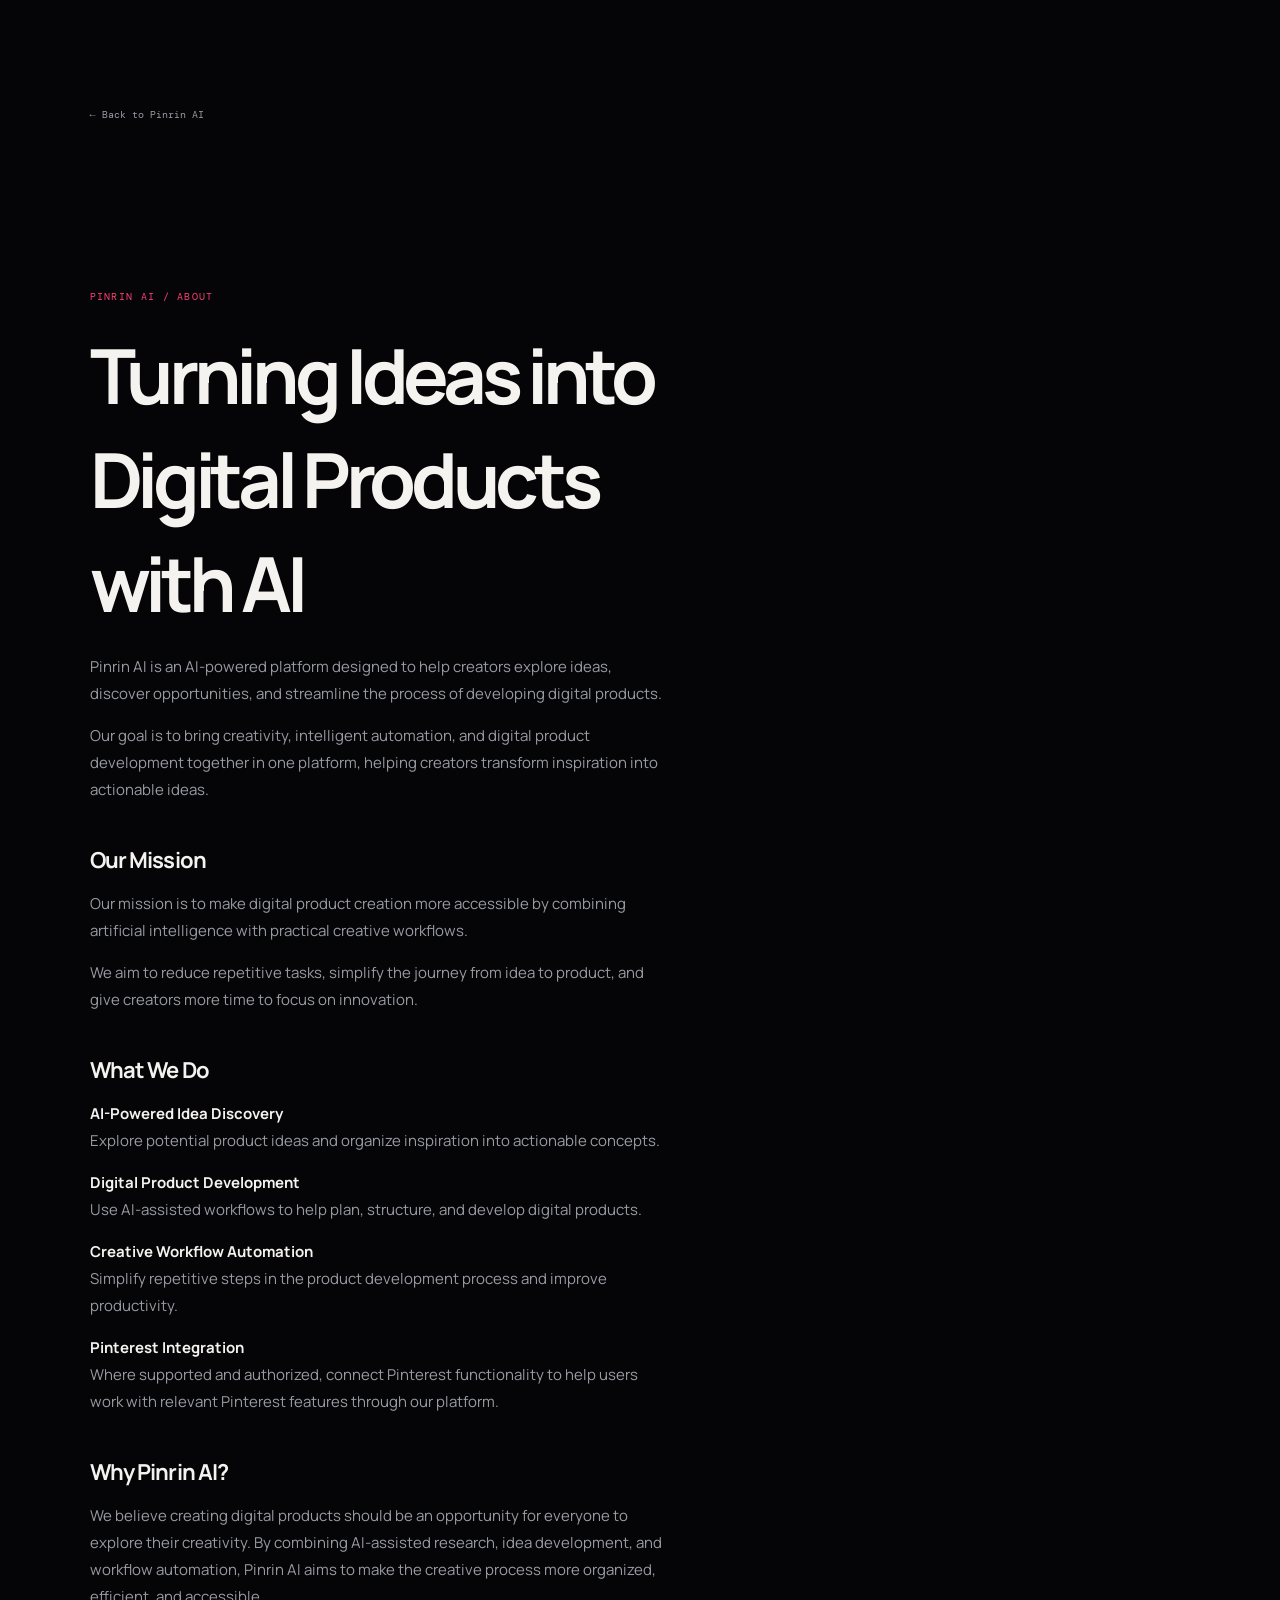
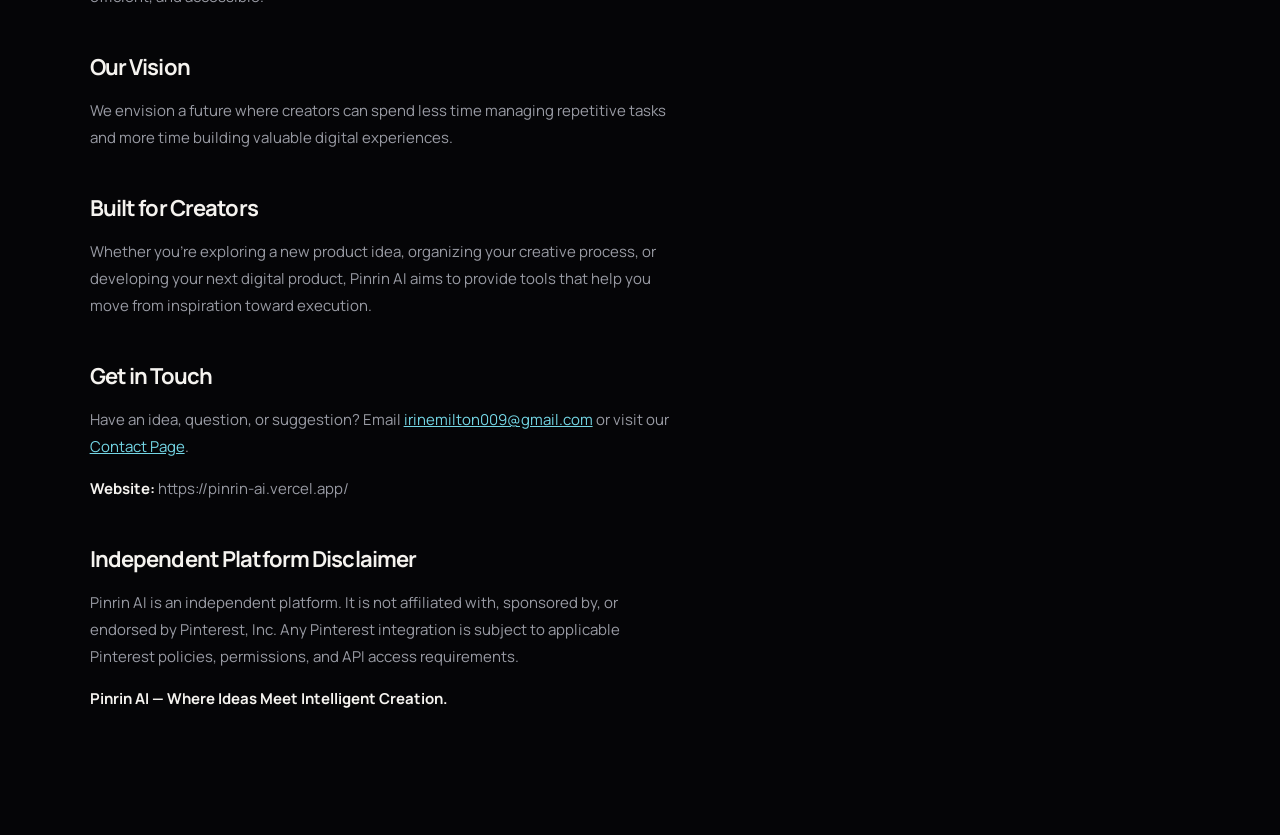
<file: static/about.html>
<!doctype html><html lang="en"><head><meta charset="UTF-8"><meta name="viewport" content="width=device-width,initial-scale=1"><title>About Us | Pinrin AI</title><link rel="stylesheet" href="/static/style.css"></head><body><main class="simple-page legal-page"><a class="simple-back" href="/">← Back to Pinrin AI</a><span class="kicker">PINRIN AI / ABOUT</span><h1>Turning Ideas into Digital Products with AI</h1><p>Pinrin AI is an AI-powered platform designed to help creators explore ideas, discover opportunities, and streamline the process of developing digital products.</p><p>Our goal is to bring creativity, intelligent automation, and digital product development together in one platform, helping creators transform inspiration into actionable ideas.</p><h2>Our Mission</h2><p>Our mission is to make digital product creation more accessible by combining artificial intelligence with practical creative workflows.</p><p>We aim to reduce repetitive tasks, simplify the journey from idea to product, and give creators more time to focus on innovation.</p><h2>What We Do</h2><p><strong>AI-Powered Idea Discovery</strong><br>Explore potential product ideas and organize inspiration into actionable concepts.</p><p><strong>Digital Product Development</strong><br>Use AI-assisted workflows to help plan, structure, and develop digital products.</p><p><strong>Creative Workflow Automation</strong><br>Simplify repetitive steps in the product development process and improve productivity.</p><p><strong>Pinterest Integration</strong><br>Where supported and authorized, connect Pinterest functionality to help users work with relevant Pinterest features through our platform.</p><h2>Why Pinrin AI?</h2><p>We believe creating digital products should be an opportunity for everyone to explore their creativity. By combining AI-assisted research, idea development, and workflow automation, Pinrin AI aims to make the creative process more organized, efficient, and accessible.</p><h2>Our Vision</h2><p>We envision a future where creators can spend less time managing repetitive tasks and more time building valuable digital experiences.</p><h2>Built for Creators</h2><p>Whether you're exploring a new product idea, organizing your creative process, or developing your next digital product, Pinrin AI aims to provide tools that help you move from inspiration toward execution.</p><h2>Get in Touch</h2><p>Have an idea, question, or suggestion? Email <a href="mailto:irinemilton009@gmail.com">irinemilton009@gmail.com</a> or visit our <a href="/contact">Contact Page</a>.</p><p><strong>Website:</strong> https://pinrin-ai.vercel.app/</p><h2>Independent Platform Disclaimer</h2><p>Pinrin AI is an independent platform. It is not affiliated with, sponsored by, or endorsed by Pinterest, Inc. Any Pinterest integration is subject to applicable Pinterest policies, permissions, and API access requirements.</p><p><strong>Pinrin AI — Where Ideas Meet Intelligent Creation.</strong></p></main></body></html>
</file>
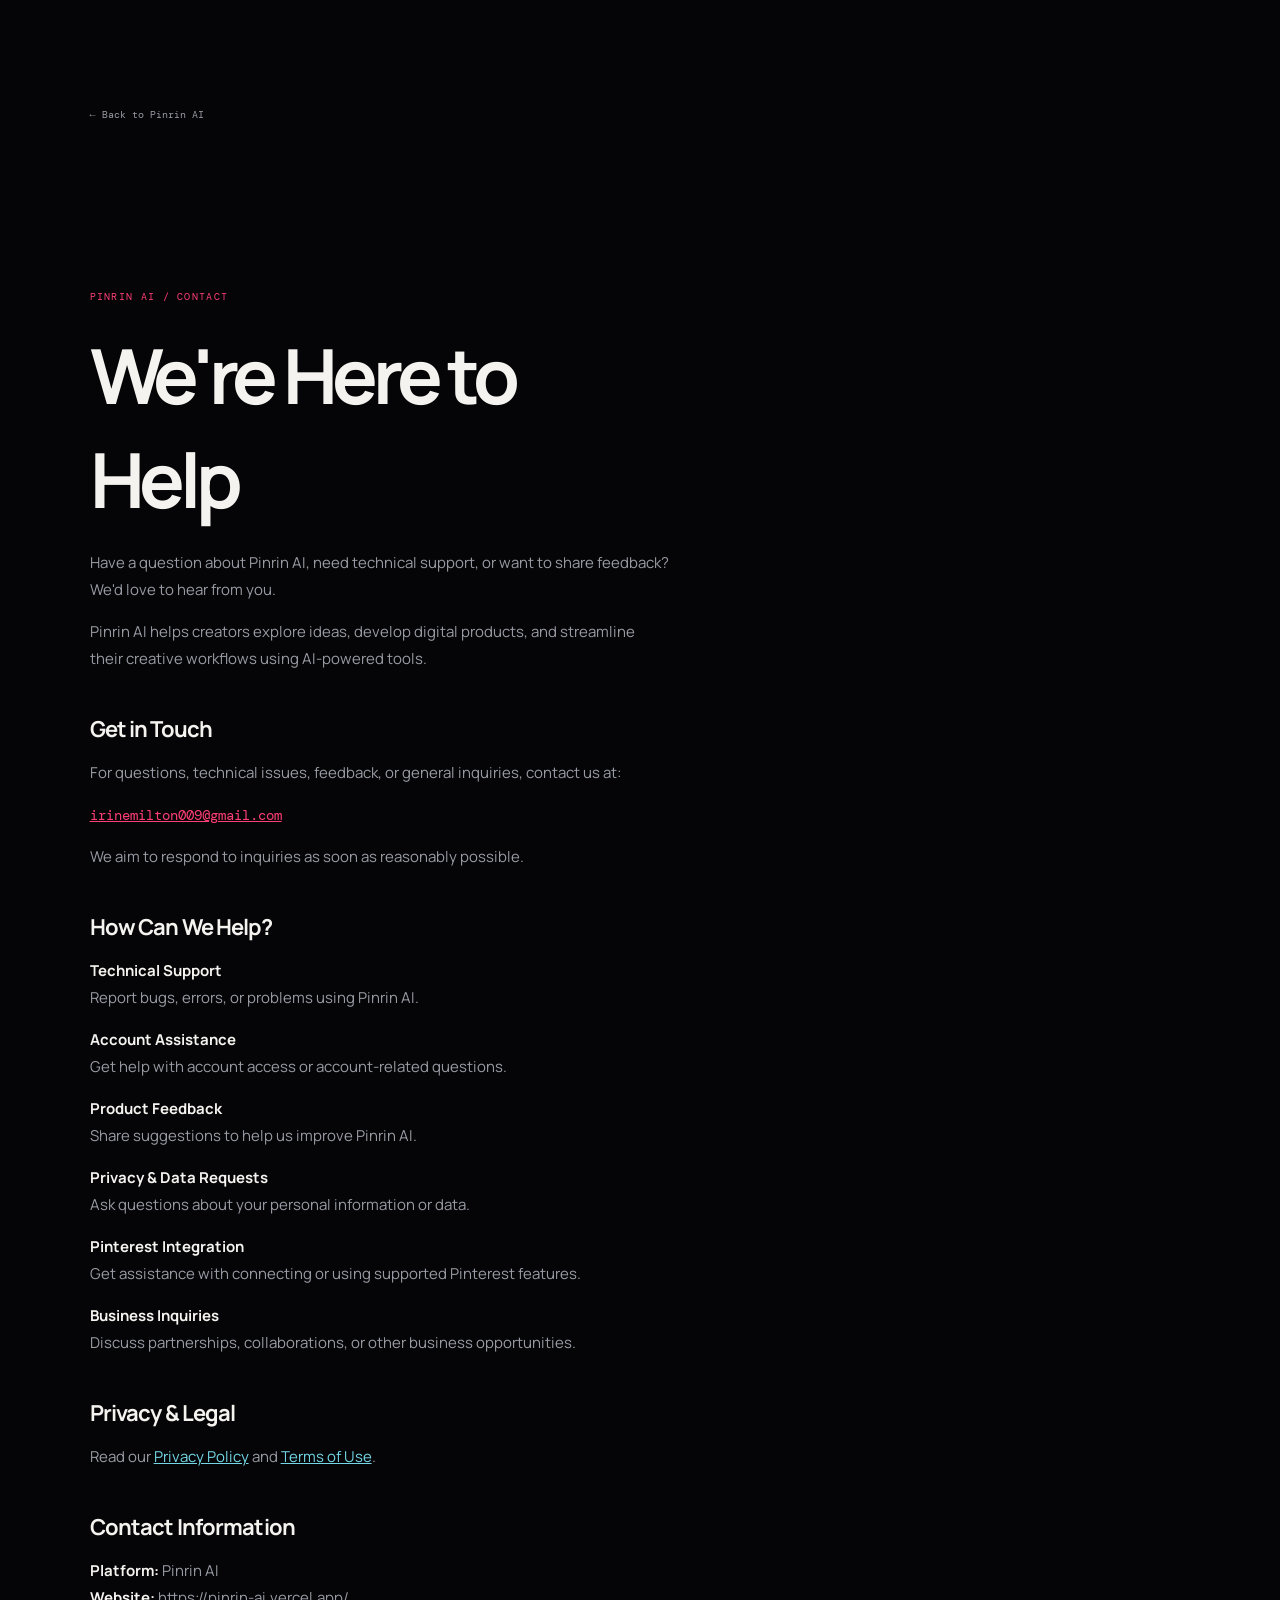
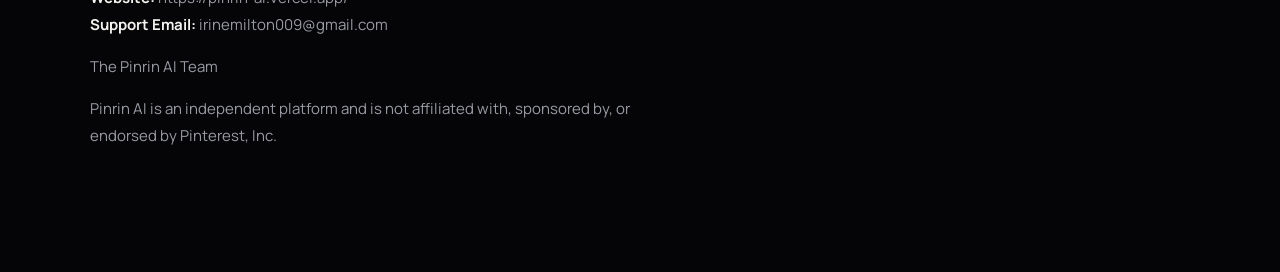
<file: static/contact.html>
<!doctype html><html lang="en"><head><meta charset="UTF-8"><meta name="viewport" content="width=device-width,initial-scale=1"><title>Contact | Pinrin AI</title><link rel="stylesheet" href="/static/style.css"></head><body><main class="simple-page legal-page"><a class="simple-back" href="/">← Back to Pinrin AI</a><span class="kicker">PINRIN AI / CONTACT</span><h1>We're Here to Help</h1><p>Have a question about Pinrin AI, need technical support, or want to share feedback? We'd love to hear from you.</p><p>Pinrin AI helps creators explore ideas, develop digital products, and streamline their creative workflows using AI-powered tools.</p><h2>Get in Touch</h2><p>For questions, technical issues, feedback, or general inquiries, contact us at:</p><p><a class="contact-email" href="mailto:irinemilton009@gmail.com">irinemilton009@gmail.com</a></p><p>We aim to respond to inquiries as soon as reasonably possible.</p><h2>How Can We Help?</h2><p><strong>Technical Support</strong><br>Report bugs, errors, or problems using Pinrin AI.</p><p><strong>Account Assistance</strong><br>Get help with account access or account-related questions.</p><p><strong>Product Feedback</strong><br>Share suggestions to help us improve Pinrin AI.</p><p><strong>Privacy &amp; Data Requests</strong><br>Ask questions about your personal information or data.</p><p><strong>Pinterest Integration</strong><br>Get assistance with connecting or using supported Pinterest features.</p><p><strong>Business Inquiries</strong><br>Discuss partnerships, collaborations, or other business opportunities.</p><h2>Privacy &amp; Legal</h2><p>Read our <a href="/privacy-policy">Privacy Policy</a> and <a href="/terms-of-service">Terms of Use</a>.</p><h2>Contact Information</h2><p><strong>Platform:</strong> Pinrin AI<br><strong>Website:</strong> https://pinrin-ai.vercel.app/<br><strong>Support Email:</strong> irinemilton009@gmail.com</p><p>The Pinrin AI Team</p><p>Pinrin AI is an independent platform and is not affiliated with, sponsored by, or endorsed by Pinterest, Inc.</p></main></body></html>
</file>
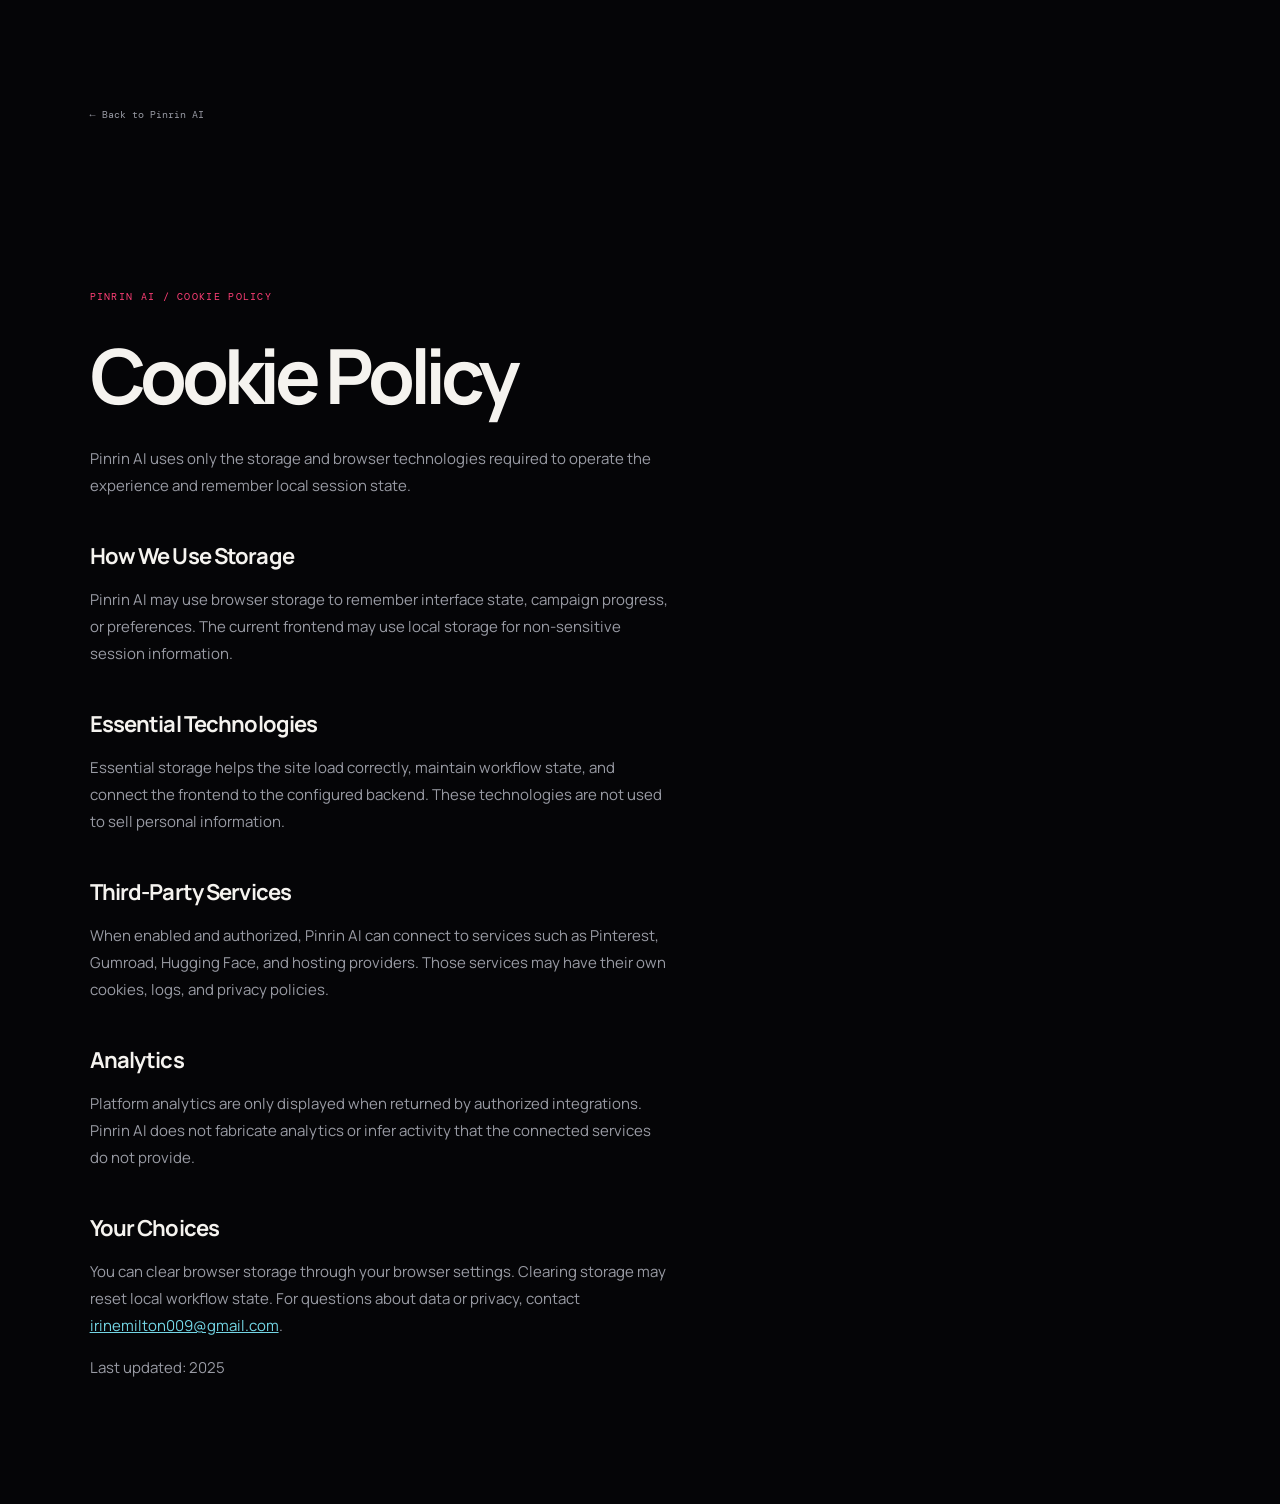
<file: static/cookie-policy.html>
<!doctype html><html lang="en"><head><meta charset="UTF-8"><meta name="viewport" content="width=device-width,initial-scale=1"><title>Cookie Policy | Pinrin AI</title><link rel="stylesheet" href="/static/style.css"></head><body><main class="simple-page legal-page"><a class="simple-back" href="/">← Back to Pinrin AI</a><span class="kicker">PINRIN AI / COOKIE POLICY</span><h1>Cookie Policy</h1><p>Pinrin AI uses only the storage and browser technologies required to operate the experience and remember local session state.</p><h2>How We Use Storage</h2><p>Pinrin AI may use browser storage to remember interface state, campaign progress, or preferences. The current frontend may use local storage for non-sensitive session information.</p><h2>Essential Technologies</h2><p>Essential storage helps the site load correctly, maintain workflow state, and connect the frontend to the configured backend. These technologies are not used to sell personal information.</p><h2>Third-Party Services</h2><p>When enabled and authorized, Pinrin AI can connect to services such as Pinterest, Gumroad, Hugging Face, and hosting providers. Those services may have their own cookies, logs, and privacy policies.</p><h2>Analytics</h2><p>Platform analytics are only displayed when returned by authorized integrations. Pinrin AI does not fabricate analytics or infer activity that the connected services do not provide.</p><h2>Your Choices</h2><p>You can clear browser storage through your browser settings. Clearing storage may reset local workflow state. For questions about data or privacy, contact <a href="mailto:irinemilton009@gmail.com">irinemilton009@gmail.com</a>.</p><p>Last updated: 2025</p></main></body></html>
</file>
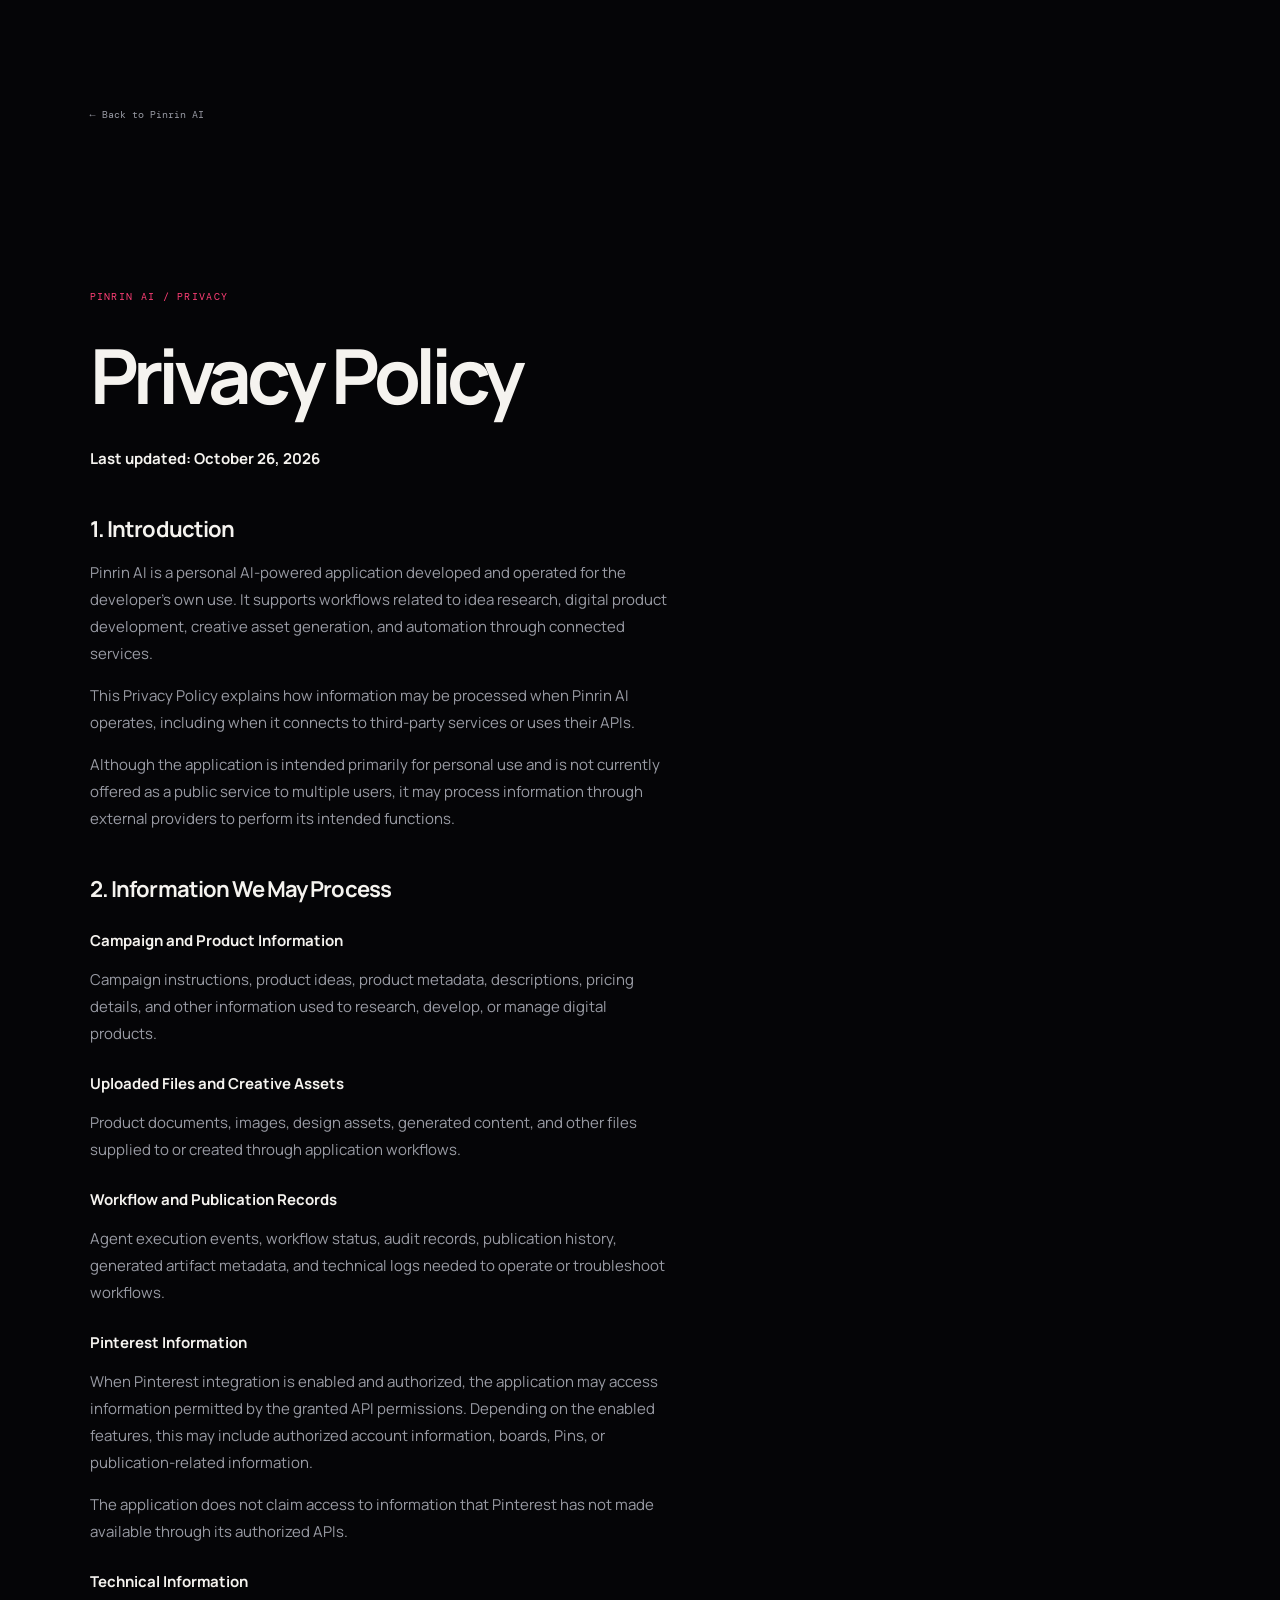
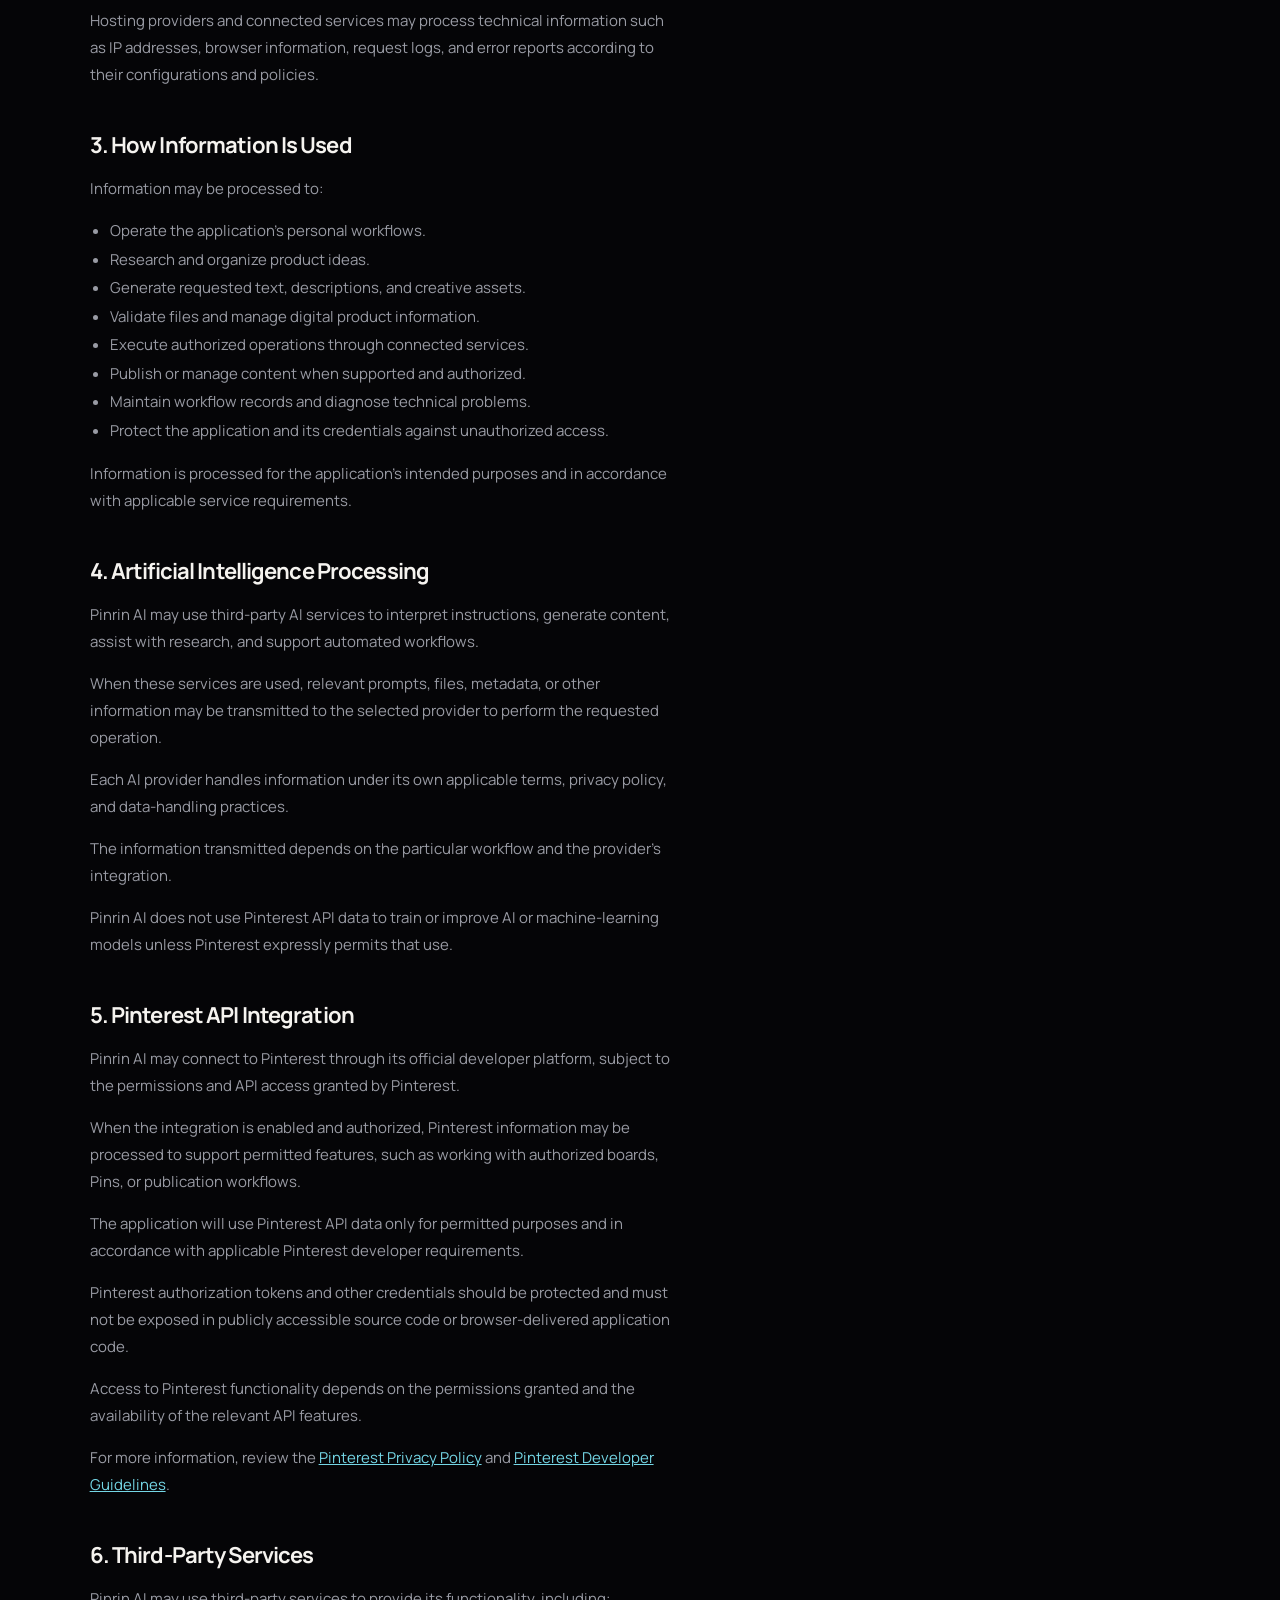
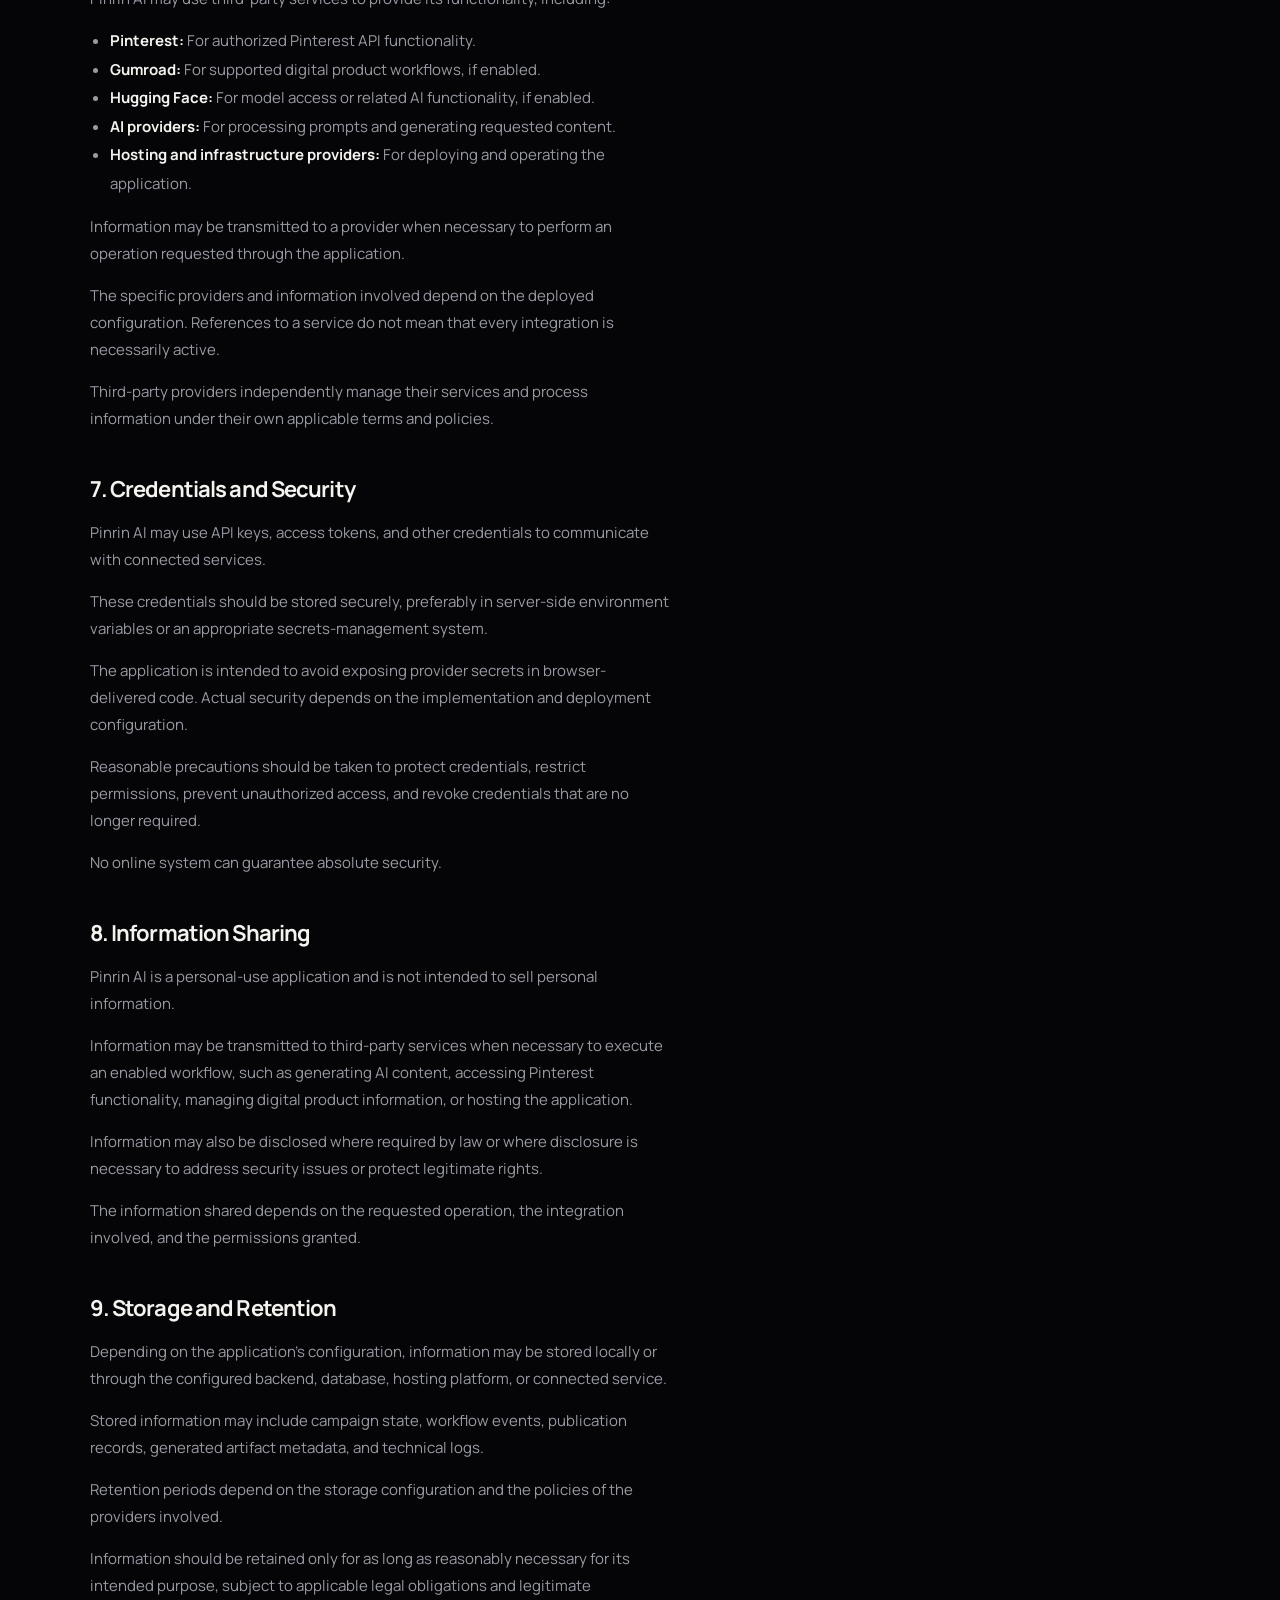
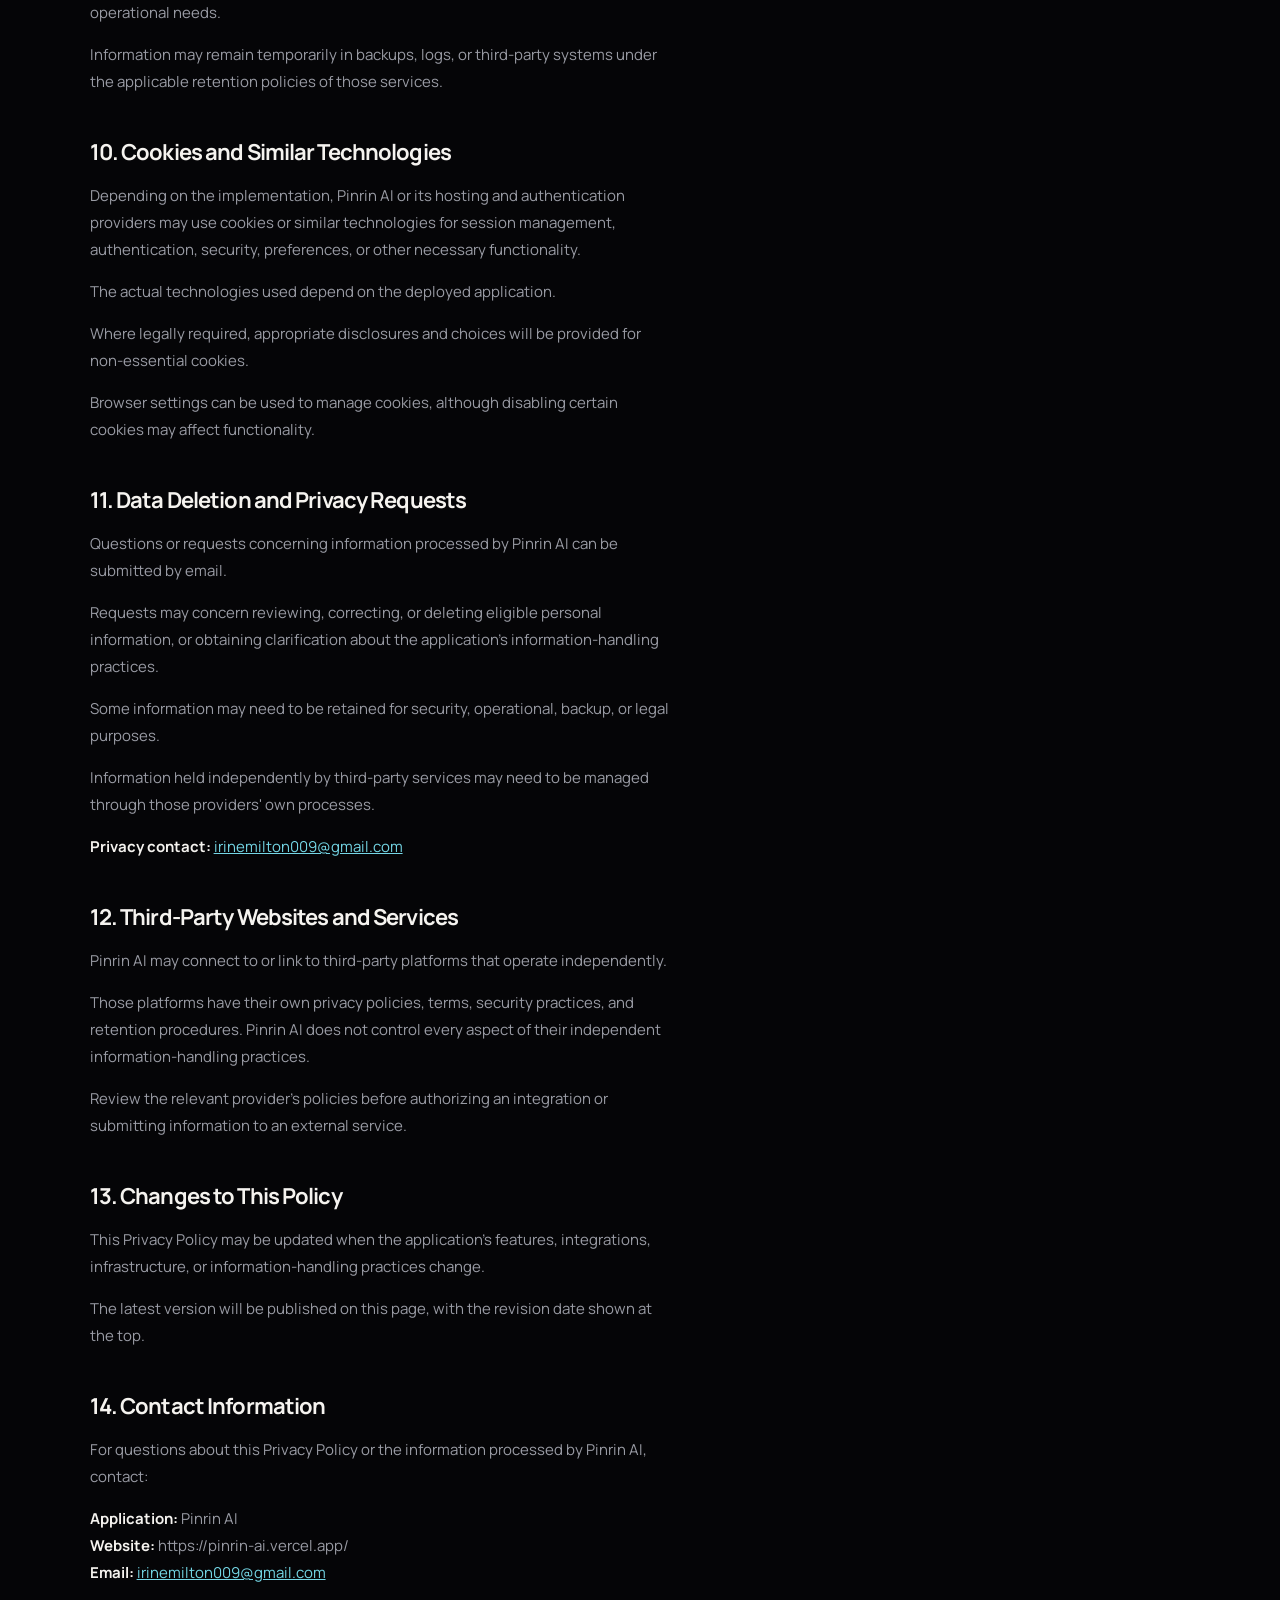
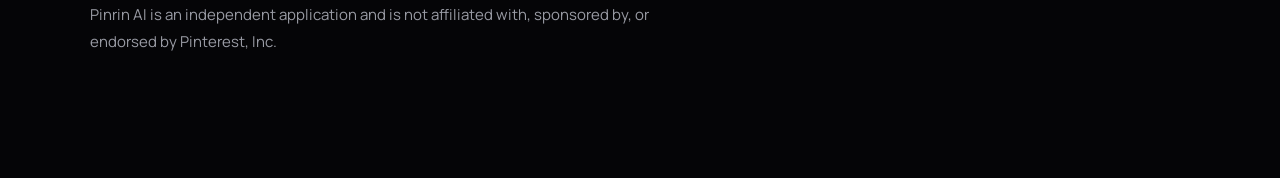
<file: static/privacy-policy.html>
<!doctype html><html lang="en"><head><meta charset="UTF-8"><meta name="viewport" content="width=device-width,initial-scale=1"><title>Privacy Policy | Pinrin AI</title><link rel="icon" type="image/png" href="/static/pinrin-logo.png"><link rel="stylesheet" href="/static/style.css"></head><body><main class="simple-page legal-page"><a class="simple-back" href="/">← Back to Pinrin AI</a><span class="kicker">PINRIN AI / PRIVACY</span><h1>Privacy Policy</h1><p><strong>Last updated: October 26, 2026</strong></p><h2>1. Introduction</h2><p>Pinrin AI is a personal AI-powered application developed and operated for the developer's own use. It supports workflows related to idea research, digital product development, creative asset generation, and automation through connected services.</p><p>This Privacy Policy explains how information may be processed when Pinrin AI operates, including when it connects to third-party services or uses their APIs.</p><p>Although the application is intended primarily for personal use and is not currently offered as a public service to multiple users, it may process information through external providers to perform its intended functions.</p><h2>2. Information We May Process</h2><h3>Campaign and Product Information</h3><p>Campaign instructions, product ideas, product metadata, descriptions, pricing details, and other information used to research, develop, or manage digital products.</p><h3>Uploaded Files and Creative Assets</h3><p>Product documents, images, design assets, generated content, and other files supplied to or created through application workflows.</p><h3>Workflow and Publication Records</h3><p>Agent execution events, workflow status, audit records, publication history, generated artifact metadata, and technical logs needed to operate or troubleshoot workflows.</p><h3>Pinterest Information</h3><p>When Pinterest integration is enabled and authorized, the application may access information permitted by the granted API permissions. Depending on the enabled features, this may include authorized account information, boards, Pins, or publication-related information.</p><p>The application does not claim access to information that Pinterest has not made available through its authorized APIs.</p><h3>Technical Information</h3><p>Hosting providers and connected services may process technical information such as IP addresses, browser information, request logs, and error reports according to their configurations and policies.</p><h2>3. How Information Is Used</h2><p>Information may be processed to:</p><ul><li>Operate the application's personal workflows.</li><li>Research and organize product ideas.</li><li>Generate requested text, descriptions, and creative assets.</li><li>Validate files and manage digital product information.</li><li>Execute authorized operations through connected services.</li><li>Publish or manage content when supported and authorized.</li><li>Maintain workflow records and diagnose technical problems.</li><li>Protect the application and its credentials against unauthorized access.</li></ul><p>Information is processed for the application's intended purposes and in accordance with applicable service requirements.</p><h2>4. Artificial Intelligence Processing</h2><p>Pinrin AI may use third-party AI services to interpret instructions, generate content, assist with research, and support automated workflows.</p><p>When these services are used, relevant prompts, files, metadata, or other information may be transmitted to the selected provider to perform the requested operation.</p><p>Each AI provider handles information under its own applicable terms, privacy policy, and data-handling practices.</p><p>The information transmitted depends on the particular workflow and the provider's integration.</p><p>Pinrin AI does not use Pinterest API data to train or improve AI or machine-learning models unless Pinterest expressly permits that use.</p><h2>5. Pinterest API Integration</h2><p>Pinrin AI may connect to Pinterest through its official developer platform, subject to the permissions and API access granted by Pinterest.</p><p>When the integration is enabled and authorized, Pinterest information may be processed to support permitted features, such as working with authorized boards, Pins, or publication workflows.</p><p>The application will use Pinterest API data only for permitted purposes and in accordance with applicable Pinterest developer requirements.</p><p>Pinterest authorization tokens and other credentials should be protected and must not be exposed in publicly accessible source code or browser-delivered application code.</p><p>Access to Pinterest functionality depends on the permissions granted and the availability of the relevant API features.</p><p>For more information, review the <a href="https://policy.pinterest.com/en/privacy-policy">Pinterest Privacy Policy</a> and <a href="https://policy.pinterest.com/en/developer-guidelines">Pinterest Developer Guidelines</a>.</p><h2>6. Third-Party Services</h2><p>Pinrin AI may use third-party services to provide its functionality, including:</p><ul><li><strong>Pinterest:</strong> For authorized Pinterest API functionality.</li><li><strong>Gumroad:</strong> For supported digital product workflows, if enabled.</li><li><strong>Hugging Face:</strong> For model access or related AI functionality, if enabled.</li><li><strong>AI providers:</strong> For processing prompts and generating requested content.</li><li><strong>Hosting and infrastructure providers:</strong> For deploying and operating the application.</li></ul><p>Information may be transmitted to a provider when necessary to perform an operation requested through the application.</p><p>The specific providers and information involved depend on the deployed configuration. References to a service do not mean that every integration is necessarily active.</p><p>Third-party providers independently manage their services and process information under their own applicable terms and policies.</p><h2>7. Credentials and Security</h2><p>Pinrin AI may use API keys, access tokens, and other credentials to communicate with connected services.</p><p>These credentials should be stored securely, preferably in server-side environment variables or an appropriate secrets-management system.</p><p>The application is intended to avoid exposing provider secrets in browser-delivered code. Actual security depends on the implementation and deployment configuration.</p><p>Reasonable precautions should be taken to protect credentials, restrict permissions, prevent unauthorized access, and revoke credentials that are no longer required.</p><p>No online system can guarantee absolute security.</p><h2>8. Information Sharing</h2><p>Pinrin AI is a personal-use application and is not intended to sell personal information.</p><p>Information may be transmitted to third-party services when necessary to execute an enabled workflow, such as generating AI content, accessing Pinterest functionality, managing digital product information, or hosting the application.</p><p>Information may also be disclosed where required by law or where disclosure is necessary to address security issues or protect legitimate rights.</p><p>The information shared depends on the requested operation, the integration involved, and the permissions granted.</p><h2>9. Storage and Retention</h2><p>Depending on the application's configuration, information may be stored locally or through the configured backend, database, hosting platform, or connected service.</p><p>Stored information may include campaign state, workflow events, publication records, generated artifact metadata, and technical logs.</p><p>Retention periods depend on the storage configuration and the policies of the providers involved.</p><p>Information should be retained only for as long as reasonably necessary for its intended purpose, subject to applicable legal obligations and legitimate operational needs.</p><p>Information may remain temporarily in backups, logs, or third-party systems under the applicable retention policies of those services.</p><h2>10. Cookies and Similar Technologies</h2><p>Depending on the implementation, Pinrin AI or its hosting and authentication providers may use cookies or similar technologies for session management, authentication, security, preferences, or other necessary functionality.</p><p>The actual technologies used depend on the deployed application.</p><p>Where legally required, appropriate disclosures and choices will be provided for non-essential cookies.</p><p>Browser settings can be used to manage cookies, although disabling certain cookies may affect functionality.</p><h2>11. Data Deletion and Privacy Requests</h2><p>Questions or requests concerning information processed by Pinrin AI can be submitted by email.</p><p>Requests may concern reviewing, correcting, or deleting eligible personal information, or obtaining clarification about the application's information-handling practices.</p><p>Some information may need to be retained for security, operational, backup, or legal purposes.</p><p>Information held independently by third-party services may need to be managed through those providers' own processes.</p><p><strong>Privacy contact:</strong> <a href="mailto:irinemilton009@gmail.com">irinemilton009@gmail.com</a></p><h2>12. Third-Party Websites and Services</h2><p>Pinrin AI may connect to or link to third-party platforms that operate independently.</p><p>Those platforms have their own privacy policies, terms, security practices, and retention procedures. Pinrin AI does not control every aspect of their independent information-handling practices.</p><p>Review the relevant provider's policies before authorizing an integration or submitting information to an external service.</p><h2>13. Changes to This Policy</h2><p>This Privacy Policy may be updated when the application's features, integrations, infrastructure, or information-handling practices change.</p><p>The latest version will be published on this page, with the revision date shown at the top.</p><h2>14. Contact Information</h2><p>For questions about this Privacy Policy or the information processed by Pinrin AI, contact:</p><p><strong>Application:</strong> Pinrin AI<br><strong>Website:</strong> https://pinrin-ai.vercel.app/<br><strong>Email:</strong> <a href="mailto:irinemilton009@gmail.com">irinemilton009@gmail.com</a></p><p>Pinrin AI is an independent application and is not affiliated with, sponsored by, or endorsed by Pinterest, Inc.</p></main></body></html>
</file>
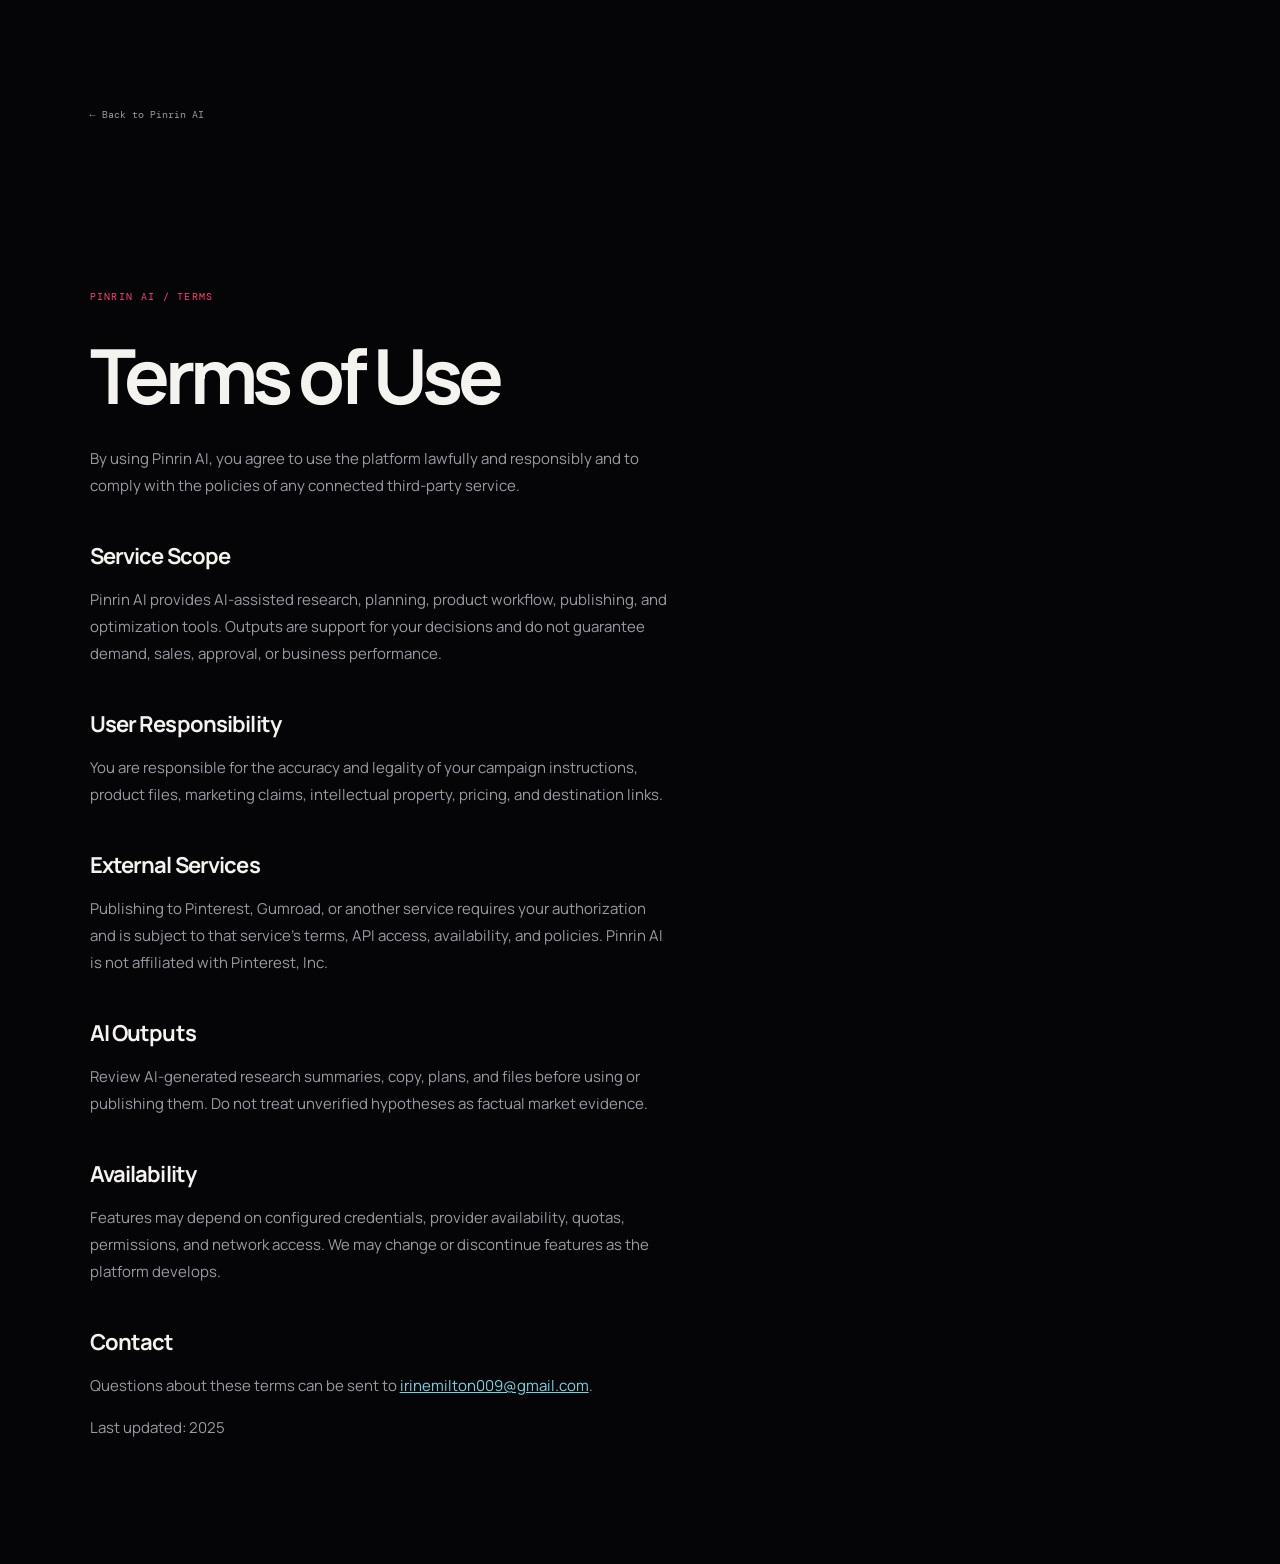
<file: static/terms-of-service.html>
<!doctype html><html lang="en"><head><meta charset="UTF-8"><meta name="viewport" content="width=device-width,initial-scale=1"><title>Terms of Use | Pinrin AI</title><link rel="stylesheet" href="/static/style.css"></head><body><main class="simple-page legal-page"><a class="simple-back" href="/">← Back to Pinrin AI</a><span class="kicker">PINRIN AI / TERMS</span><h1>Terms of Use</h1><p>By using Pinrin AI, you agree to use the platform lawfully and responsibly and to comply with the policies of any connected third-party service.</p><h2>Service Scope</h2><p>Pinrin AI provides AI-assisted research, planning, product workflow, publishing, and optimization tools. Outputs are support for your decisions and do not guarantee demand, sales, approval, or business performance.</p><h2>User Responsibility</h2><p>You are responsible for the accuracy and legality of your campaign instructions, product files, marketing claims, intellectual property, pricing, and destination links.</p><h2>External Services</h2><p>Publishing to Pinterest, Gumroad, or another service requires your authorization and is subject to that service's terms, API access, availability, and policies. Pinrin AI is not affiliated with Pinterest, Inc.</p><h2>AI Outputs</h2><p>Review AI-generated research summaries, copy, plans, and files before using or publishing them. Do not treat unverified hypotheses as factual market evidence.</p><h2>Availability</h2><p>Features may depend on configured credentials, provider availability, quotas, permissions, and network access. We may change or discontinue features as the platform develops.</p><h2>Contact</h2><p>Questions about these terms can be sent to <a href="mailto:irinemilton009@gmail.com">irinemilton009@gmail.com</a>.</p><p>Last updated: 2025</p></main></body></html>
</file>
<file: static/style.css>
@import url('https://fonts.googleapis.com/css2?family=DM+Mono:wght@400;500&family=Manrope:wght@400;600;700;800&display=swap');
:root{--black:#050507;--white:#f5f3ef;--muted:#999ba4;--line:rgba(245,243,239,.22);--pink:#ff3f76;--cyan:#74d6e5;--green:#51d69b;--amber:#efb45d;--mono:'DM Mono',monospace;--sans:'Manrope',sans-serif}*{box-sizing:border-box}html{scroll-behavior:smooth;scroll-snap-type:y mandatory}body{margin:0;background:var(--black);color:var(--white);font-family:var(--sans);overflow-x:hidden}.topbar{position:fixed;z-index:20;top:0;left:0;right:0;height:66px;padding:0 4vw;display:flex;align-items:center;justify-content:space-between;border-bottom:1px solid rgba(245,243,239,.16);background:linear-gradient(180deg,rgba(5,5,7,.9),transparent);font:10px var(--mono);letter-spacing:.09em}.wordmark{color:var(--white);text-decoration:none;font-weight:700;letter-spacing:.18em}.wordmark i{display:inline-block;width:8px;height:8px;background:var(--pink);border-radius:50%;margin-right:9px;box-shadow:0 0 15px var(--pink)}.wordmark small{color:var(--muted);font-size:9px}.connection{color:var(--muted);display:flex;align-items:center;gap:7px}.connection b,.live b{width:6px;height:6px;border-radius:50%;background:var(--amber);display:inline-block;box-shadow:0 0 10px currentColor}.phase{color:var(--cyan)}
 .presenter{position:fixed;z-index:0;inset:0 0 0 38%;pointer-events:none;overflow:hidden;background:radial-gradient(ellipse at 52% 48%,rgba(42,46,50,.62),rgba(12,14,17,.7) 48%,transparent 72%)}.light-orb{position:absolute;width:42vw;height:42vw;max-width:720px;max-height:720px;left:50%;top:46%;transform:translate(-50%,-50%);border-radius:50%;background:radial-gradient(circle,rgba(150,158,162,.12),rgba(70,76,80,.08) 44%,rgba(28,32,35,.04) 62%,transparent 74%);filter:blur(14px)}#guide-canvas{position:absolute;inset:2% 0 0 0;z-index:1;pointer-events:auto;cursor:grab}#guide-canvas:active{cursor:grabbing}#guide-canvas canvas{display:block;touch-action:none}.presenter-copy{position:absolute;z-index:3;left:7%;bottom:9%;max-width:270px;display:grid;gap:7px}.live{font:10px var(--mono);letter-spacing:.1em;color:var(--cyan)}.presenter-copy strong{font-size:14px}.presenter-copy>span:last-child{font-size:11px;line-height:1.5;color:var(--muted)}.presenter-state{position:absolute;right:8%;top:15%;z-index:3;display:grid;text-align:right;gap:5px}.presenter-state small{font:22px var(--mono);color:var(--cyan)}.presenter-state span{font:10px var(--mono);color:var(--muted)}
#story{position:relative;z-index:2}.scene{height:100vh;min-height:610px;scroll-snap-align:start;position:relative;display:flex;align-items:center;padding:100px 0 70px 7vw}.scene-content{width:min(590px,47vw);display:grid;align-content:center}.scene:not(.scene-start):before{content:'';position:absolute;left:7vw;top:66px;width:27px;border-top:1px solid var(--pink);opacity:.8}.kicker{font:10px var(--mono);letter-spacing:.13em;color:var(--pink);margin-bottom:20px}.scene h1,.scene h2{letter-spacing:-.07em;line-height:1.03;margin:0 0 22px;font-weight:700}.scene h1{font-size:clamp(44px,6vw,80px)}.scene h2{font-size:clamp(34px,4.6vw,62px)}.scene h1 em{font-style:normal;color:var(--pink)}.scene p{font-size:14px;line-height:1.75;color:var(--muted);max-width:490px;margin:0 0 28px}.action-row{display:flex;align-items:center;gap:25px;margin-top:22px}.start-button,.continue-button,.quiet-button{justify-self:start;border:0;background:none;color:var(--white);padding:15px 0;font-size:12px;font-weight:700;border-bottom:1px solid var(--pink);transition:.2s}.quiet-button{border-bottom:1px solid var(--line);color:var(--muted);font-weight:400}.start-button span,.continue-button span{color:var(--pink);font-size:18px;margin-left:20px}.start-button:hover,.continue-button:hover,.quiet-button:hover{color:var(--pink);padding-left:8px}.system-note,.truth{font:10px var(--mono);color:var(--amber);line-height:1.6;margin-top:26px;max-width:500px}.event-stream,.agent-lines{display:grid;border-top:1px solid var(--line);max-width:570px}.event-stream span,.agent-lines span{padding:14px 0;border-bottom:1px solid var(--line);font:11px var(--mono);color:var(--muted);display:flex;align-items:center;gap:14px}.event-stream span:before,.agent-lines span:before{content:'○';color:var(--cyan);font-size:16px}.event-stream span.active:before,.agent-lines span.active:before{content:'●';color:var(--pink)}.event-stream span.done:before,.agent-lines span.done:before{content:'+';color:var(--green)}.agent-lines b{font-weight:400;color:var(--white);min-width:170px}.truth{margin:25px 0!important}.approval-actions{display:flex;gap:25px}.hidden{display:none!important}.result-line{border-top:1px solid var(--line);border-bottom:1px solid var(--line);padding:16px 0;margin-top:22px;font:11px var(--mono);color:var(--muted);max-width:560px}.result-line a{color:var(--cyan)}.metric-line{display:flex;gap:25px;flex-wrap:wrap;font:10px var(--mono);color:var(--muted);border-top:1px solid var(--line);border-bottom:1px solid var(--line);padding:16px 0}.metric-line b{font-size:17px;color:var(--cyan);font-weight:400;margin-right:5px}.scene-end{min-height:100vh}
.image-gallery{display:grid;grid-template-columns:repeat(auto-fit,minmax(180px,1fr));gap:16px;margin:24px 0}
.opportunity-card{margin:24px 0;padding:20px;border:1px solid rgba(255,255,255,.16);background:rgba(255,255,255,.05)}
.opportunity-card h3{margin:0 0 10px;font-size:1.5rem}
.opportunity-card p{margin:0 0 10px;color:rgba(255,255,255,.78)}
.opportunity-card small{color:rgba(255,255,255,.62)}
.trend-evidence{display:flex;flex-wrap:wrap;gap:8px;margin-top:16px}
.trend-evidence span{padding:5px 9px;border:1px solid rgba(255,0,110,.45);color:#ff4d9d;font-size:.72rem}
.image-gallery figure{margin:0;padding:10px;border:1px solid rgba(255,255,255,.14);background:rgba(255,255,255,.04)}
.image-gallery img{display:block;width:100%;aspect-ratio:3/4;object-fit:cover;background:#111}
.image-gallery figcaption{display:flex;align-items:center;justify-content:space-between;gap:8px;margin-top:8px;font-size:.8rem}
.image-gallery .quiet-button{padding:7px 10px;font-size:.7rem}.result-line{border-top:1px solid var(--line);border-bottom:1px solid var(--line);padding:16px 0;margin-top:22px;font:11px var(--mono);color:var(--muted);max-width:560px}.result-line a{color:var(--cyan)}.metric-line{display:flex;gap:25px;flex-wrap:wrap;font:10px var(--mono);color:var(--muted);border-top:1px solid var(--line);border-bottom:1px solid var(--line);padding:16px 0}.metric-line b{font-size:17px;color:var(--cyan);font-weight:400;margin-right:5px}.scene-end{min-height:100vh}
@media(max-width:800px){.presenter{inset:0;opacity:.48}.presenter-copy{left:7vw;bottom:8%}.presenter-state{right:7vw;top:12%}.scene{padding:100px 7vw 60px;min-height:100svh;align-items:flex-end;background:linear-gradient(90deg,rgba(5,5,7,.94),rgba(5,5,7,.72) 70%,rgba(5,5,7,.28))}.scene-content{width:100%}.scene:not(.scene-start):before{left:7vw}.scene h1{font-size:clamp(42px,12vw,68px)}.scene h2{font-size:clamp(34px,10vw,56px)}.topbar{padding:0 7vw}.connection{display:none}.action-row{align-items:flex-start;flex-direction:column;gap:8px}.approval-actions{display:grid;gap:7px}.agent-lines b{min-width:130px}}@media(max-width:450px){.scene{padding-left:6vw;padding-right:6vw}.scene:not(.scene-start):before{left:6vw}.presenter-copy{max-width:210px}.presenter-state small{font-size:16px}.metric-line{gap:13px}}@media(prefers-reduced-motion:reduce){html{scroll-behavior:auto;scroll-snap-type:none}*{transition:none!important;animation:none!important}}
 .wordmark{display:flex;align-items:center;gap:10px}.wordmark img{width:28px;height:28px;object-fit:contain;border-radius:7px}.wordmark i{display:none}
.site-footer{scroll-snap-align:start;scroll-snap-stop:always}
.run-lock{position:fixed;z-index:50;inset:0;display:grid;place-items:center;padding:24px;background:rgba(3,3,6,.86);backdrop-filter:blur(14px)}
.run-lock-card{position:relative;width:min(430px,100%);padding:24px;border:1px solid rgba(255,63,118,.55);background:linear-gradient(145deg,rgba(20,18,24,.98),rgba(7,7,10,.98));box-shadow:0 0 70px rgba(255,63,118,.16)}
.run-lock-card img{display:block;width:100%;height:220px;object-fit:contain;background:none;margin:0 auto 8px}
.run-lock-kicker{font:10px var(--mono);letter-spacing:.14em;color:var(--pink)}
.run-lock-card h2{font-size:clamp(24px,5vw,36px);line-height:1.05;letter-spacing:-.05em;margin:12px 0}
.run-lock-card p{font-size:12px;color:var(--muted);margin:0 0 18px}
.run-lock-card label{display:block;font:10px var(--mono);letter-spacing:.08em;color:var(--cyan);margin-bottom:7px}
.run-lock-card input{width:100%;padding:13px;border:1px solid var(--line);background:#08080b;color:var(--white);font:13px var(--mono);outline:none}
.run-lock-card input:focus{border-color:var(--pink);box-shadow:0 0 0 2px rgba(255,63,118,.16)}
.run-lock-card form .continue-button{margin-top:16px}
.run-lock-close{position:absolute;top:10px;right:14px;border:0;background:none;color:var(--muted);font-size:25px;cursor:pointer}
.run-lock-close:hover{color:var(--pink)}
#run-lock-error{display:block;min-height:16px;margin-top:12px;color:var(--pink);font:10px var(--mono)}
.topnav{display:flex;gap:18px;margin-left:auto;margin-right:28px}.topnav a{color:var(--muted);text-decoration:none;font:10px var(--mono);letter-spacing:.05em}.topnav a:hover{color:var(--pink)}
.history-page{min-height:100vh;overflow-x:hidden}.history-main{width:min(980px,86vw);margin:0 auto;padding:150px 0 80px}.history-main h1{font-size:clamp(44px,7vw,86px);letter-spacing:-.07em;line-height:1.02;margin:0 0 28px}.history-intro{max-width:620px;font:13px var(--mono);line-height:1.8;color:var(--muted);margin:0 0 42px}.history-back{color:var(--cyan);text-decoration:none}.history-main .history-list{max-height:none}.history-main .history-card{min-height:120px}
.history-scene{min-height:100vh}.history-content{width:min(760px,68vw)}.history-toolbar{display:flex;gap:18px;border-bottom:1px solid var(--line);margin:18px 0}.history-filter{padding:10px 0}.history-filter.active{color:var(--pink);border-bottom-color:var(--pink)}.history-list{display:grid;gap:10px;max-height:52vh;overflow:auto}.history-card{display:flex;justify-content:space-between;gap:18px;padding:16px;border:1px solid rgba(245,243,239,.16);background:rgba(255,255,255,.04)}.history-card small{font:9px var(--mono);color:var(--cyan);text-transform:uppercase}.history-card h3{margin:7px 0;font-size:15px}.history-card time,.history-empty{font:10px var(--mono);color:var(--muted)}.history-card-actions{display:flex;align-items:center;gap:12px;flex-wrap:wrap}.history-card-actions .quiet-button{padding:7px 0;font-size:10px}.history-empty{padding:18px 0}@media(max-width:800px){.topnav{display:none}.history-content{width:100%}.history-card{display:grid}.history-card-actions{justify-content:flex-start}}
 .simple-page{min-height:100vh;padding:12vh 7vw;max-width:760px;background:var(--black)}.simple-page h1{font-size:clamp(42px,7vw,76px);letter-spacing:-.07em;margin:18px 0}.simple-page p{color:var(--muted);font-size:15px;line-height:1.8}.simple-page a{color:var(--cyan)}.simple-back{display:block;color:var(--muted)!important;text-decoration:none;font:10px var(--mono);margin-bottom:18vh}.simple-back:hover{color:var(--white)!important}
.legal-page h2{font-size:22px;letter-spacing:-.04em;margin:42px 0 10px}.legal-page h3{font-size:15px;color:var(--white);margin:26px 0 6px}.legal-page ul{padding-left:20px;color:var(--muted);line-height:1.9;font-size:15px}.legal-page strong{color:var(--white)}.contact-email{font:14px var(--mono);color:var(--pink)!important}
.site-footer{min-height:52px;padding:0 4vw;display:flex;align-items:center;justify-content:space-between;gap:24px;background:#050507;border-top:1px solid rgba(245,243,239,.18);font:9px var(--sans);color:#9b9ca5}.footer-left{display:flex;align-items:center;gap:22px;white-space:nowrap}.footer-left a{color:#9b9ca5;text-decoration:none}.footer-left a:hover{color:var(--white)}.footer-right{color:#9b9ca5;white-space:nowrap}@media(max-width:760px){.site-footer{min-height:78px;padding:14px 6vw;align-items:flex-start;flex-direction:column;gap:10px}.footer-left{width:100%;gap:12px;flex-wrap:wrap;white-space:normal}.footer-right{font-size:9px}}
.site-footer{position:relative;z-index:3;border-top:1px solid var(--line);padding:58px 7vw 42px;background:rgba(5,5,7,.96)}.footer-brand{display:flex;align-items:center;gap:13px;margin-bottom:35px}.footer-brand img{width:36px;height:36px;object-fit:contain;border-radius:9px}.footer-brand strong,.footer-brand span{display:block}.footer-brand strong{font:12px var(--mono);letter-spacing:.14em}.footer-brand span{font-size:11px;color:var(--muted);margin-top:3px}.footer-rows{border-top:1px solid var(--line);max-width:1080px}.footer-row{display:grid;grid-template-columns:32% 68%;gap:18px;padding:16px 0;border-bottom:1px solid rgba(245,243,239,.12);font-size:12px;line-height:1.6}.footer-row strong{color:var(--white)}.footer-row span{color:var(--muted)}.footer-row a{color:var(--soft);text-decoration:none}.footer-row a:hover{color:var(--pink)}.footer-code{font:11px var(--mono);color:var(--white)!important;background:#1a1b20;border-radius:5px;padding:3px 7px;justify-self:start}@media(max-width:600px){.site-footer{padding:45px 6vw 32px}.footer-row{grid-template-columns:1fr;gap:4px;padding:13px 0}.footer-row strong{font:10px var(--mono);letter-spacing:.08em;color:var(--pink)}}
</file>
